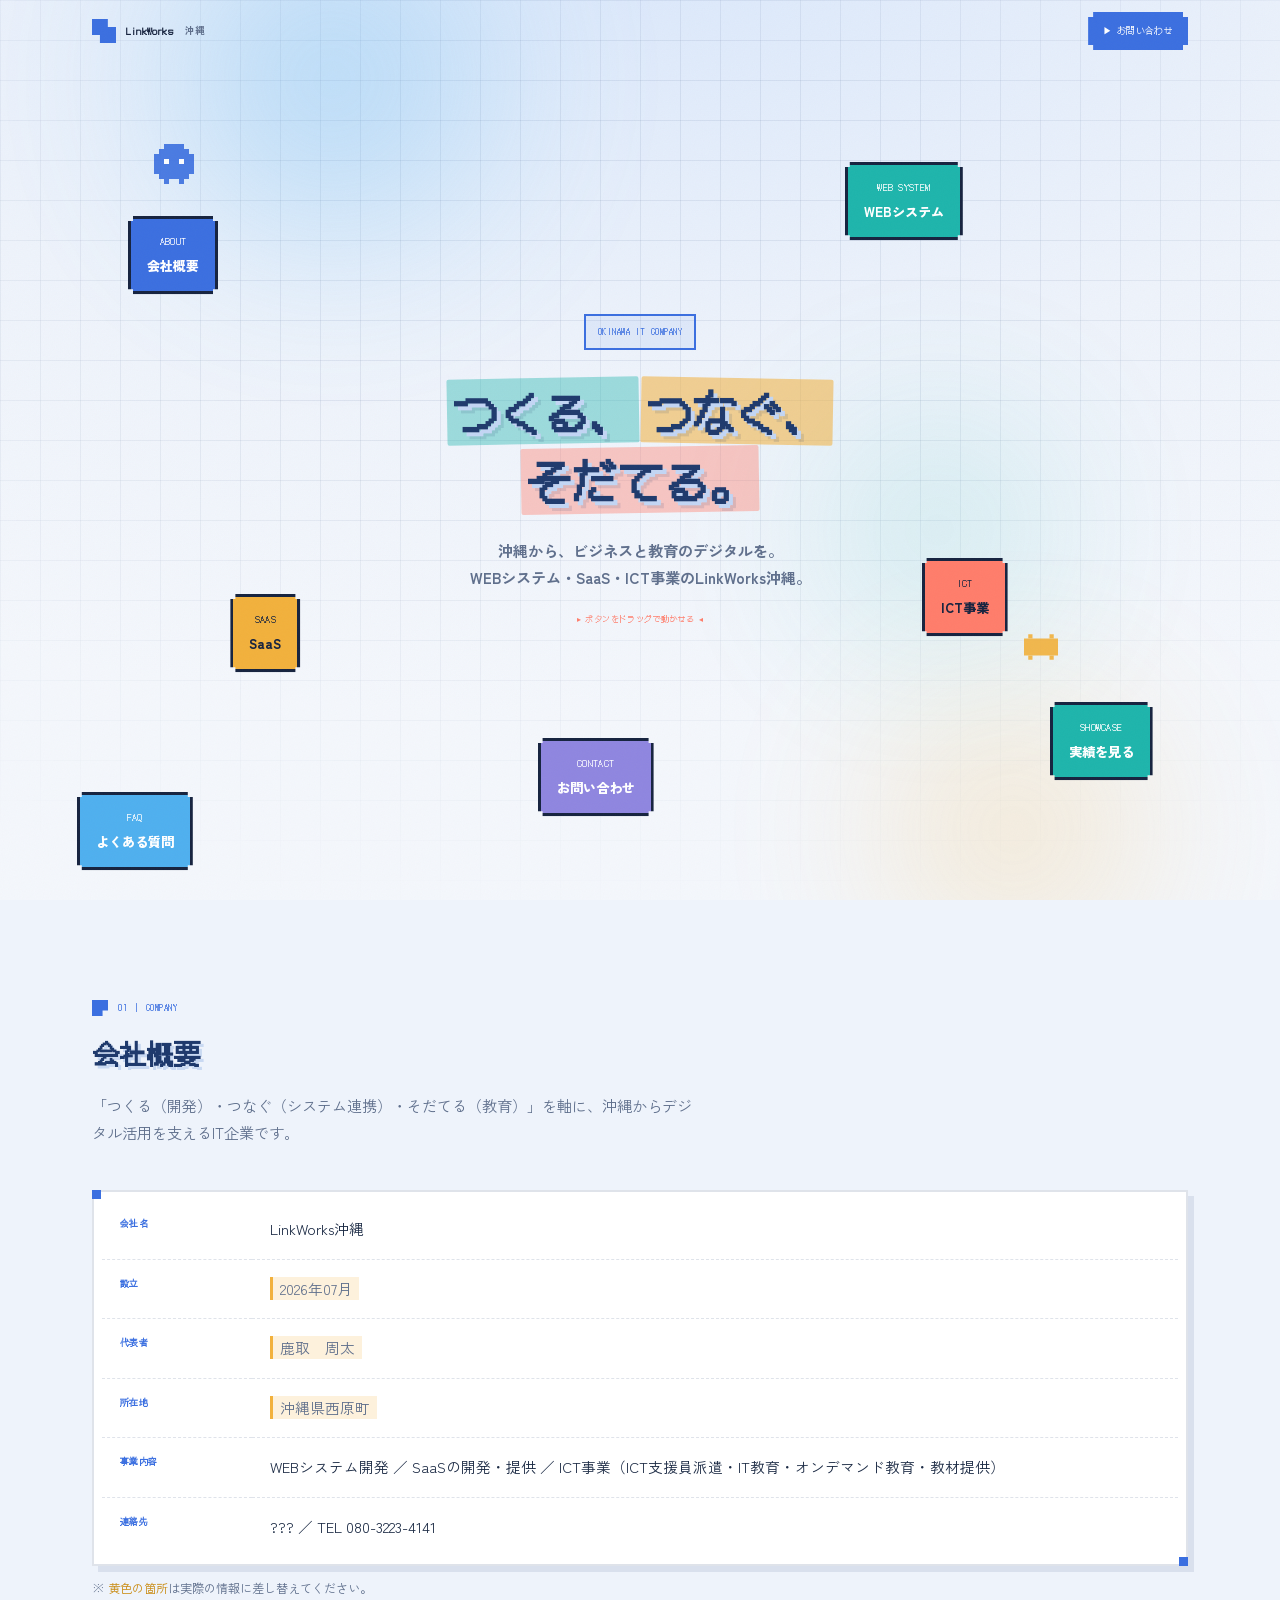
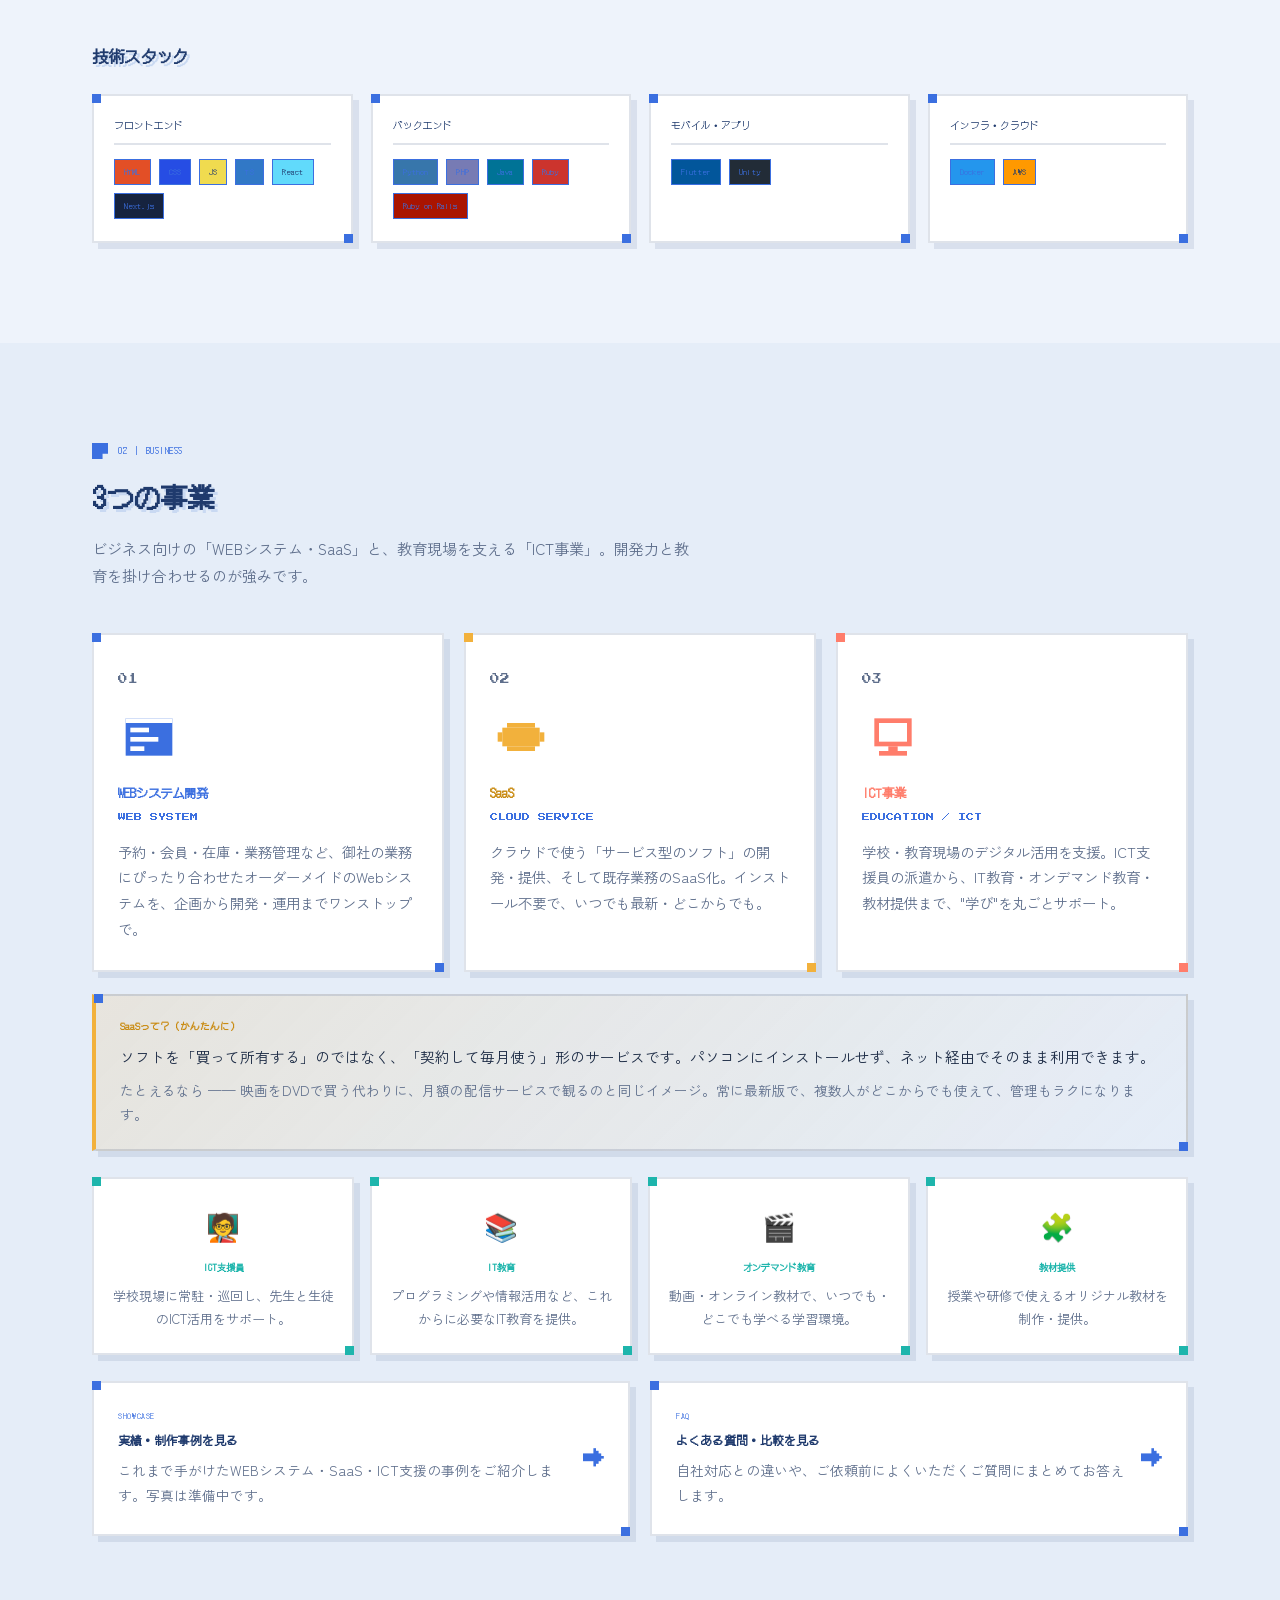
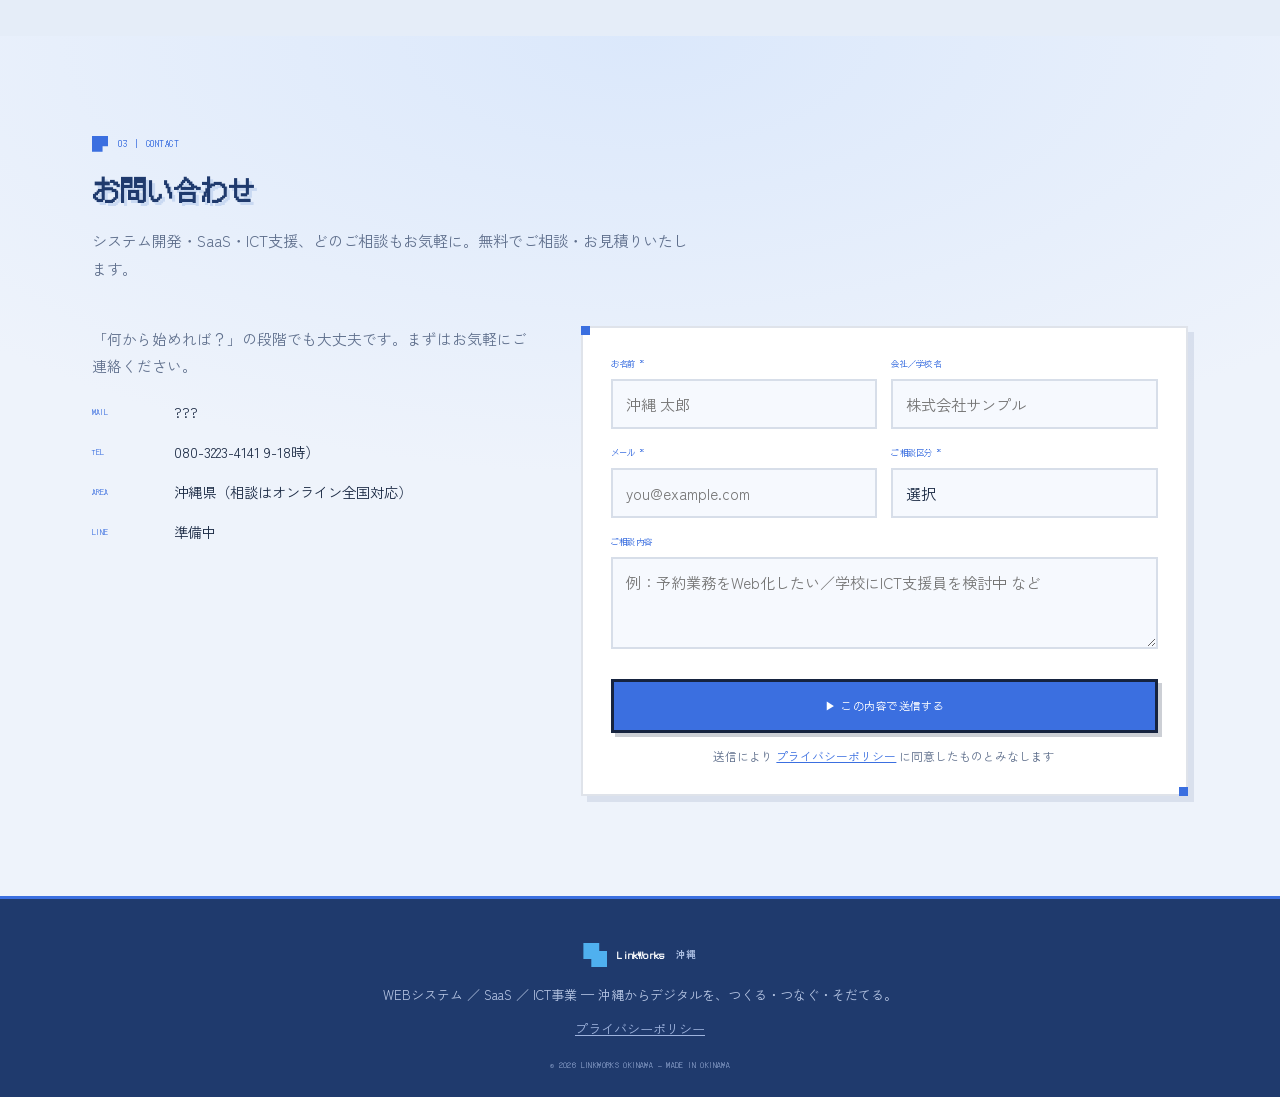
<file: index.html>
<!DOCTYPE html>
<html lang="ja">
<head>
<meta charset="UTF-8">
<meta name="viewport" content="width=device-width, initial-scale=1.0">
<title>LinkWorks沖縄 ｜ WEBシステム・SaaS・ICT</title>
<meta name="description" content="沖縄のIT企業 LinkWorks沖縄。WEBシステム開発、SaaS、ICT事業（ICT支援員・教育・オンデマンド教育・教材提供）を主軸に、ビジネスと教育のデジタルを支えます。">
<link rel="preconnect" href="https://fonts.googleapis.com">
<link rel="preconnect" href="https://fonts.gstatic.com" crossorigin>
<link href="https://fonts.googleapis.com/css2?family=DotGothic16&family=Press+Start+2P&family=Zen+Kaku+Gothic+New:wght@400;500;700;900&display=swap" rel="stylesheet">
<link rel="stylesheet" href="style.css">
</head>
<body>

<header id="hdr">
  <div class="wrap bar">
    <a href="#top" class="logo"><span class="sq"></span><b>LinkWorks</b><small>沖縄</small></a>
    <a href="#contact" class="top-cta pixel">▶ お問い合わせ</a>
  </div>
</header>

<!-- ===== STAGE ===== -->
<section class="stage" id="top">
  <div class="grid"></div>
  <div class="glow g1"></div><div class="glow g2"></div><div class="glow g3"></div>

  <svg class="sprite" style="top:16%;left:12%;width:40px;animation-delay:-1s" viewBox="0 0 8 8"><g fill="#3b6fe0"><rect x="2" y="0" width="4" height="1"/><rect x="1" y="1" width="6" height="1"/><rect x="0" y="2" width="8" height="4"/><rect x="1" y="6" width="6" height="1"/><rect x="2" y="7" width="1" height="1"/><rect x="5" y="7" width="1" height="1"/></g><g fill="#fff"><rect x="2" y="3" width="1" height="1"/><rect x="5" y="3" width="1" height="1"/></g></svg>
  <svg class="sprite" style="top:70%;left:80%;width:34px;animation-delay:-2s" viewBox="0 0 8 8"><g fill="#f2b13c"><rect x="0" y="2" width="8" height="4"/><rect x="1" y="1" width="1" height="1"/><rect x="6" y="1" width="1" height="1"/><rect x="1" y="6" width="1" height="1"/><rect x="6" y="6" width="1" height="1"/></g></svg>

  <div class="stage-inner">
    <span class="badge">OKINAWA IT COMPANY</span>
    <h1 class="htitle"><span class="hlmark m-teal">つくる、</span><span class="hlmark m-amber">つなぐ、</span><br><span class="hlmark m-coral">そだてる。</span></h1>
    <p class="hsub">沖縄から、ビジネスと教育のデジタルを。<br>WEBシステム・SaaS・ICT事業のLinkWorks沖縄。</p>
    <p class="hint">▸ ボタンをドラッグで動かせる ◂</p>
  </div>

  <button class="gbtn c-blue pixel" data-go="about">ABOUT<span class="jp">会社概要</span></button>
  <button class="gbtn c-teal pixel" data-go="web">WEB SYSTEM<span class="jp">WEBシステム</span></button>
  <button class="gbtn c-amber pixel" data-go="saas">SAAS<span class="jp">SaaS</span></button>
  <button class="gbtn c-coral pixel" data-go="ict">ICT<span class="jp">ICT事業</span></button>
  <button class="gbtn c-violet pixel" data-go="contact">CONTACT<span class="jp">お問い合わせ</span></button>
  <button class="gbtn c-teal pixel" data-go="portfolio.html">SHOWCASE<span class="jp">実績を見る</span></button>
  <button class="gbtn c-sky pixel" data-go="faq.html">FAQ<span class="jp">よくある質問</span></button>
</section>

<!-- ===== ABOUT ===== -->
<section class="blk" id="about">
  <div class="wrap">
    <div class="khead" data-rv>
      <div class="kkick">01 ｜ COMPANY</div>
      <h2>会社概要</h2>
      <p>「つくる（開発）・つなぐ（システム連携）・そだてる（教育）」を軸に、沖縄からデジタル活用を支えるIT企業です。</p>
    </div>
    <div class="panel" data-rv style="padding:8px 8px">
      <table class="profile">
        <tr><th>会社名</th><td>LinkWorks沖縄</td></tr>
        <tr><th>設立</th><td><span class="ph">2026年07月</span></td></tr>
        <tr><th>代表者</th><td><span class="ph">鹿取　周太</span></td></tr>
        <tr><th>所在地</th><td> <span class="ph">沖縄県西原町</span></td></tr>
        <tr><th>事業内容</th><td>WEBシステム開発 ／ SaaSの開発・提供 ／ ICT事業（ICT支援員派遣・IT教育・オンデマンド教育・教材提供）</td></tr>
        <tr><th>連絡先</th><td>??? ／ TEL 080-3223-4141</td></tr>
      </table>
    </div>
    <p style="color:var(--soft);font-size:.76rem;margin-top:12px">※ <span style="color:#c98b12">黄色の箇所</span>は実際の情報に差し替えてください。</p>

    <div class="khead" data-rv style="margin-top:44px;margin-bottom:24px">
      <h2 style="font-size:1rem;color:var(--navy);font-family:var(--px);line-height:1.6">技術スタック</h2>
    </div>
    <div class="stack-grid" data-rv>
      <div class="panel stack-card">
        <div class="stack-head">フロントエンド</div>
        <div class="stack-tags">
          <span class="tag" style="background:#e34f26">HTML</span>
          <span class="tag" style="background:#264de4">CSS</span>
          <span class="tag" style="background:#f0db4f;color:#1f3a6d">JS</span>
          <span class="tag" style="background:#3178c6">TS</span>
          <span class="tag" style="background:#61dafb;color:#1f3a6d">React</span>
          <span class="tag" style="background:#16233f">Next.js</span>
        </div>
      </div>
      <div class="panel stack-card">
        <div class="stack-head">バックエンド</div>
        <div class="stack-tags">
          <span class="tag" style="background:#3776ab">Python</span>
          <span class="tag" style="background:#777bb4">PHP</span>
          <span class="tag" style="background:#007396">Java</span>
          <span class="tag" style="background:#cc342d">Ruby</span>
          <span class="tag" style="background:#a91401">Ruby on Rails</span>
        </div>
      </div>
      <div class="panel stack-card">
        <div class="stack-head">モバイル・アプリ</div>
        <div class="stack-tags">
          <span class="tag" style="background:#02569b">Flutter</span>
          <span class="tag" style="background:#222c37">Unity</span>
        </div>
      </div>
      <div class="panel stack-card">
        <div class="stack-head">インフラ・クラウド</div>
        <div class="stack-tags">
          <span class="tag" style="background:#2496ed">Docker</span>
          <span class="tag" style="background:#ff9900;color:#1f3a6d">AWS</span>
        </div>
      </div>
    </div>
  </div>
</section>

<!-- ===== BUSINESS ===== -->
<section class="blk" id="business" style="background:var(--bg2)">
  <div class="wrap">
    <div class="khead" data-rv>
      <div class="kkick">02 ｜ BUSINESS</div>
      <h2>3つの事業</h2>
      <p>ビジネス向けの「WEBシステム・SaaS」と、教育現場を支える「ICT事業」。開発力と教育を掛け合わせるのが強みです。</p>
    </div>

    <div class="pillars">
      <div class="panel pill p1" id="web" data-rv>
        <span class="no">01</span>
        <div class="ic"><svg width="56" height="56" viewBox="0 0 12 12"><g fill="#3b6fe0"><rect x="1" y="2" width="10" height="8"/></g><g fill="#fff"><rect x="1" y="2" width="10" height="1"/><rect x="2" y="4" width="4" height="1"/><rect x="2" y="6" width="6" height="1"/><rect x="2" y="8" width="3" height="1"/></g></svg></div>
        <h3>WEBシステム開発</h3>
        <div class="en-l">WEB SYSTEM</div>
        <p>予約・会員・在庫・業務管理など、御社の業務にぴったり合わせたオーダーメイドのWebシステムを、企画から開発・運用までワンストップで。</p>
      </div>

      <div class="panel pill p2" data-rv style="transition-delay:.08s">
        <span class="no">02</span>
        <div class="ic"><svg width="56" height="56" viewBox="0 0 12 12"><g fill="#f2b13c"><rect x="2" y="4" width="8" height="4"/><rect x="3" y="3" width="6" height="1"/><rect x="3" y="8" width="6" height="1"/><rect x="1" y="5" width="1" height="2"/><rect x="10" y="5" width="1" height="2"/></g></svg></div>
        <h3>SaaS</h3>
        <div class="en-l">CLOUD SERVICE</div>
        <p>クラウドで使う「サービス型のソフト」の開発・提供、そして既存業務のSaaS化。インストール不要で、いつでも最新・どこからでも。</p>
      </div>

      <div class="panel pill p3" id="ict" data-rv style="transition-delay:.16s">
        <span class="no">03</span>
        <div class="ic"><svg width="56" height="56" viewBox="0 0 12 12"><g fill="#ff7d6b"><rect x="2" y="2" width="8" height="6"/></g><g fill="#fff"><rect x="3" y="3" width="6" height="4"/></g><g fill="#ff7d6b"><rect x="5" y="8" width="2" height="1"/><rect x="3" y="9" width="6" height="1"/></g></svg></div>
        <h3>ICT事業</h3>
        <div class="en-l">EDUCATION / ICT</div>
        <p>学校・教育現場のデジタル活用を支援。ICT支援員の派遣から、IT教育・オンデマンド教育・教材提供まで、"学び"を丸ごとサポート。</p>
      </div>
    </div>

    <div class="panel saas-note" data-rv id="saas">
      <b>SaaSって？（かんたんに）</b>
      <p>ソフトを「買って所有する」のではなく、「契約して毎月使う」形のサービスです。パソコンにインストールせず、ネット経由でそのまま利用できます。</p>
      <p class="eg">たとえるなら —— 映画をDVDで買う代わりに、月額の配信サービスで観るのと同じイメージ。常に最新版で、複数人がどこからでも使えて、管理もラクになります。</p>
    </div>

    <div class="ict-grid">
      <div class="panel ict" data-rv><span class="em">🧑‍🏫</span><h4>ICT支援員</h4><p>学校現場に常駐・巡回し、先生と生徒のICT活用をサポート。</p></div>
      <div class="panel ict" data-rv style="transition-delay:.06s"><span class="em">📚</span><h4>IT教育</h4><p>プログラミングや情報活用など、これからに必要なIT教育を提供。</p></div>
      <div class="panel ict" data-rv style="transition-delay:.12s"><span class="em">🎬</span><h4>オンデマンド教育</h4><p>動画・オンライン教材で、いつでも・どこでも学べる学習環境。</p></div>
      <div class="panel ict" data-rv style="transition-delay:.18s"><span class="em">🧩</span><h4>教材提供</h4><p>授業や研修で使えるオリジナル教材を制作・提供。</p></div>
    </div>

    <div class="cta-grid">
      <!-- ===== 実績への導線 ===== -->
      <a href="portfolio.html" class="panel portfolio-cta" data-rv>
        <div class="pc-text">
          <div class="pc-kick">SHOWCASE</div>
          <h3>実績・制作事例を見る</h3>
          <p>これまで手がけたWEBシステム・SaaS・ICT支援の事例をご紹介します。写真は準備中です。</p>
        </div>
        <div class="pc-arrow">→</div>
      </a>

      <!-- ===== FAQへの導線 ===== -->
      <a href="faq.html" class="panel portfolio-cta" data-rv style="transition-delay:.08s">
        <div class="pc-text">
          <div class="pc-kick">FAQ</div>
          <h3>よくある質問・比較を見る</h3>
          <p>自社対応との違いや、ご依頼前によくいただくご質問にまとめてお答えします。</p>
        </div>
        <div class="pc-arrow">→</div>
      </a>
    </div>
  </div>
</section>

<!-- ===== CONTACT ===== -->
<section class="blk contact" id="contact">
  <div class="wrap">
    <div class="khead" data-rv>
      <div class="kkick">03 ｜ CONTACT</div>
      <h2>お問い合わせ</h2>
      <p>システム開発・SaaS・ICT支援、どのご相談もお気軽に。無料でご相談・お見積りいたします。</p>
    </div>

    <div class="cbox">
      <div class="cinfo" data-rv>
        <p>「何から始めれば？」の段階でも大丈夫です。まずはお気軽にご連絡ください。</p>
        <div class="cline"><span class="k">MAIL</span><span>???</span></div>
        <div class="cline"><span class="k">TEL</span><span>080-3223-4141 9-18時）</span></div>
        <div class="cline"><span class="k">AREA</span><span>沖縄県（相談はオンライン全国対応）</span></div>
        <div class="cline"><span class="k">LINE</span><span>準備中</span></div>
      </div>

      <div data-rv>
        <form class="panel g" id="cform" action="https://formspree.io/f/xeeyodre" method="POST" novalidate>
          <input type="hidden" name="_subject" value="【LinkWorks沖縄】お問い合わせがありました">
          <div class="grow2">
            <div class="fld"><label>お名前 *</label><input name="name" placeholder="沖縄 太郎"><div class="emsg">お名前を入力してください</div></div>
            <div class="fld"><label>会社／学校名</label><input name="org" placeholder="株式会社サンプル"></div>
          </div>
          <div class="grow2">
            <div class="fld"><label>メール *</label><input name="email" type="email" placeholder="you@example.com"><div class="emsg">正しいメールを入力してください</div></div>
            <div class="fld"><label>ご相談区分 *</label><select name="type"><option value="">選択</option><option>WEBシステム開発</option><option>SaaS</option><option>ICT事業・教育</option><option>その他</option></select><div class="emsg">区分を選択してください</div></div>
          </div>
          <div class="fld"><label>ご相談内容</label><textarea name="msg" placeholder="例：予約業務をWeb化したい／学校にICT支援員を検討中 など"></textarea></div>
          <button type="submit" class="submit">▶ この内容で送信する</button>
          <p style="font-size:.74rem;color:var(--soft);text-align:center;margin-top:12px">送信により <a href="privacy.html" style="color:var(--blue);text-decoration:underline">プライバシーポリシー</a> に同意したものとみなします</p>
        </form>
        <div class="panel g done" id="done">
          <span class="em">🎉</span>
          <div class="big px">SEND COMPLETE!</div>
          <p>お問い合わせありがとうございます。<br>担当より最短即日でご連絡いたします。</p>
          <button class="top-cta pixel" style="margin-top:20px;border:none" onclick="resetForm()">もう一度送信する</button>
        </div>
      </div>
    </div>
  </div>
</section>

<footer>
  <div class="wrap">
    <a href="#top" class="logo"><span class="sq"></span><b>LinkWorks</b><small>沖縄</small></a>
    <p>WEBシステム ／ SaaS ／ ICT事業 — 沖縄からデジタルを、つくる・つなぐ・そだてる。</p>
    <p style="margin-top:10px"><a href="privacy.html" style="color:#9fb4de;text-decoration:underline;font-size:.82rem">プライバシーポリシー</a></p>
    <div class="cr">© 2026 LINKWORKS OKINAWA — MADE IN OKINAWA</div>
  </div>
</footer>

<script src="script.js"></script>
</body>
</html>
</file>
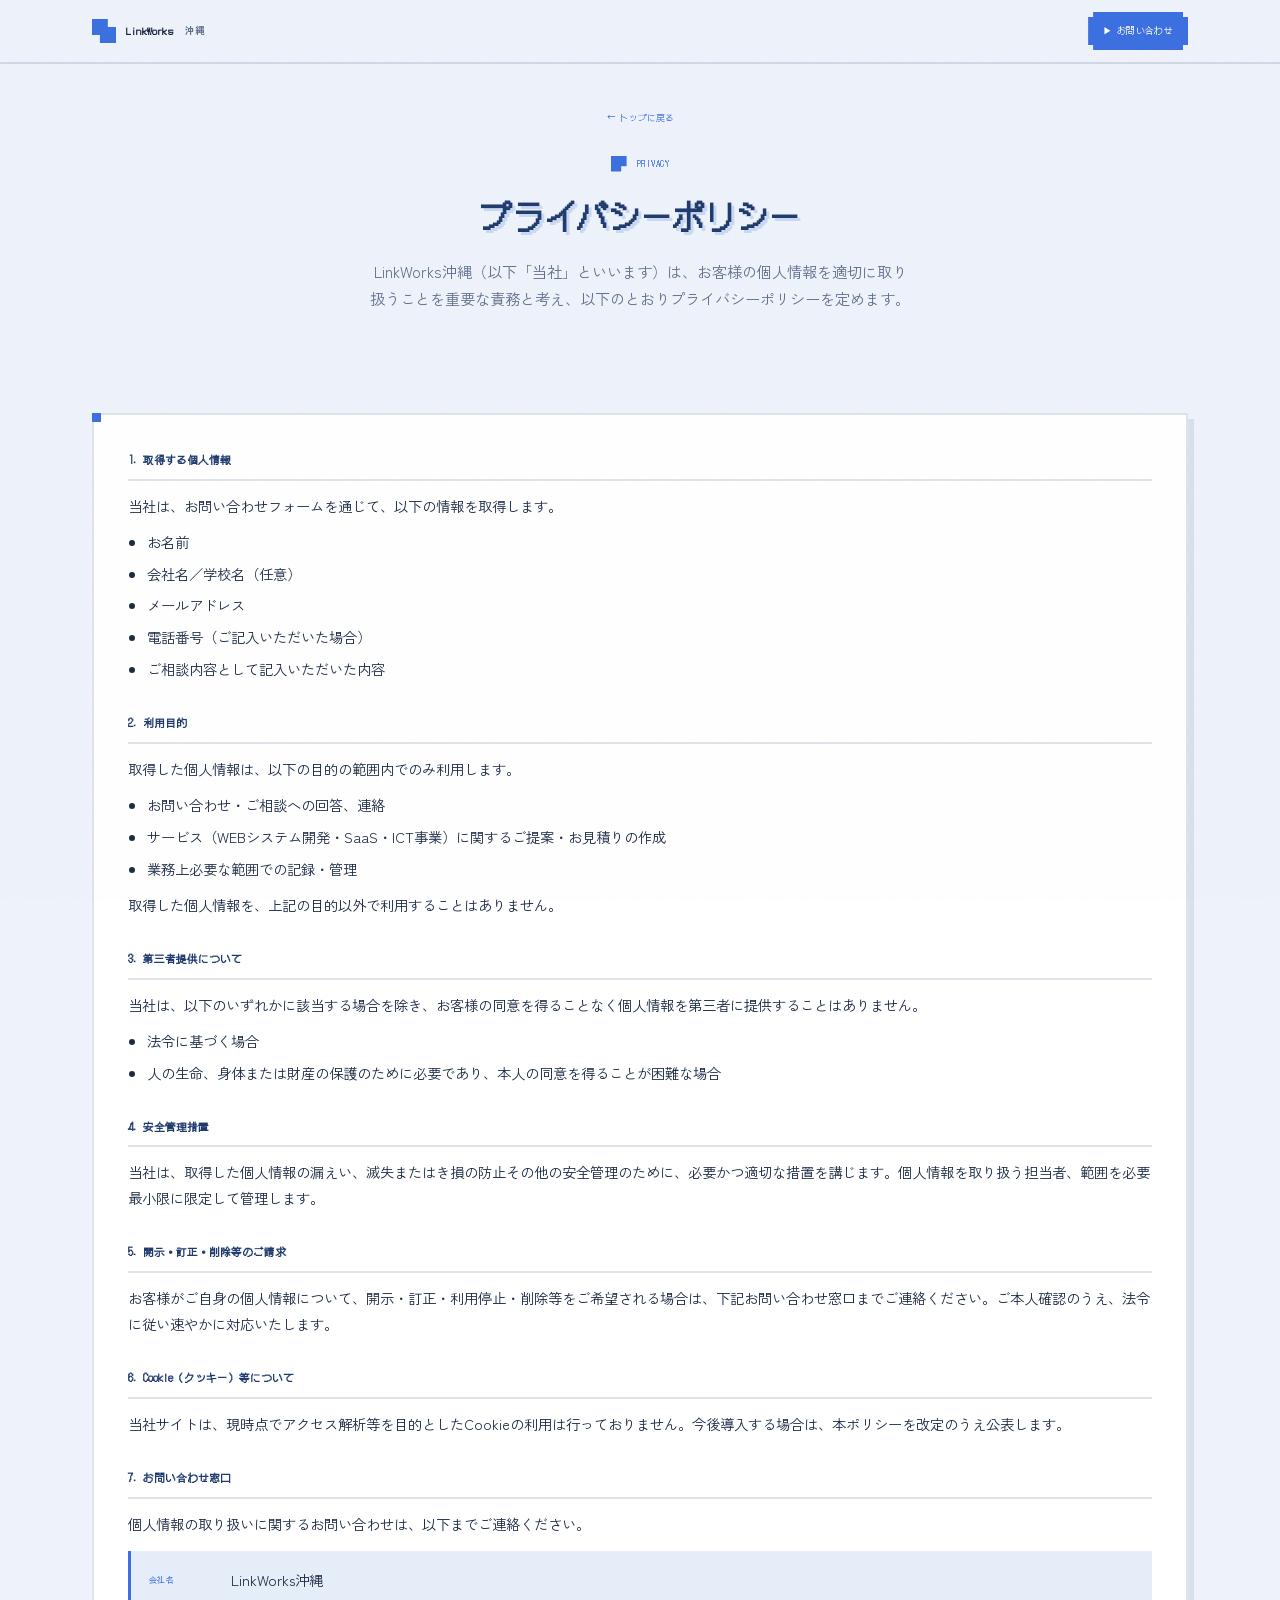
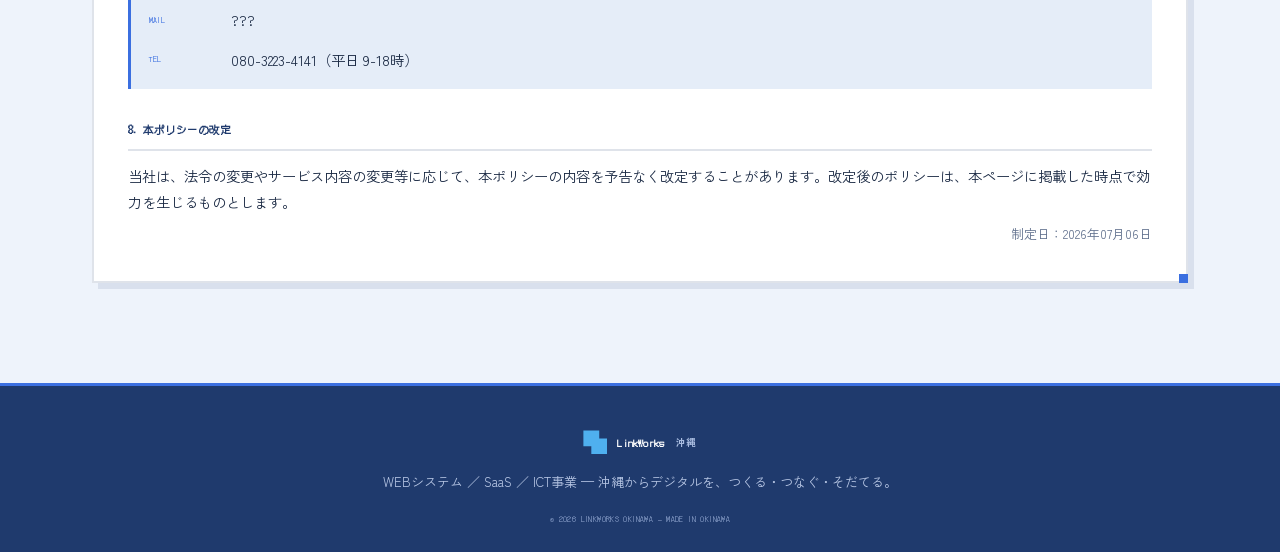
<file: privacy.html>
<!DOCTYPE html>
<html lang="ja">
<head>
<meta charset="UTF-8">
<meta name="viewport" content="width=device-width, initial-scale=1.0">
<title>プライバシーポリシー ｜ LinkWorks沖縄</title>
<meta name="description" content="LinkWorks沖縄の個人情報の取り扱いについて。">
<link rel="preconnect" href="https://fonts.googleapis.com">
<link rel="preconnect" href="https://fonts.gstatic.com" crossorigin>
<link href="https://fonts.googleapis.com/css2?family=DotGothic16&family=Press+Start+2P&family=Zen+Kaku+Gothic+New:wght@400;500;700;900&display=swap" rel="stylesheet">
<link rel="stylesheet" href="style.css">
</head>
<body>

<header id="hdr" class="on">
  <div class="wrap bar">
    <a href="index.html" class="logo"><span class="sq"></span><b>LinkWorks</b><small>沖縄</small></a>
    <a href="index.html#contact" class="top-cta pixel">▶ お問い合わせ</a>
  </div>
</header>

<section class="blk pf-hero">
  <div class="wrap">
    <a href="index.html" class="pf-back">← トップに戻る</a>
    <div class="kkick" style="justify-content:center">PRIVACY</div>
    <h1>プライバシーポリシー</h1>
    <p>LinkWorks沖縄（以下「当社」といいます）は、お客様の個人情報を適切に取り扱うことを重要な責務と考え、以下のとおりプライバシーポリシーを定めます。</p>
  </div>
</section>

<section class="blk" style="padding-top:0">
  <div class="wrap">
    <div class="panel legal-panel">

      <div class="legal-item">
        <h2>1. 取得する個人情報</h2>
        <p>当社は、お問い合わせフォームを通じて、以下の情報を取得します。</p>
        <ul>
          <li>お名前</li>
          <li>会社名／学校名（任意）</li>
          <li>メールアドレス</li>
          <li>電話番号（ご記入いただいた場合）</li>
          <li>ご相談内容として記入いただいた内容</li>
        </ul>
      </div>

      <div class="legal-item">
        <h2>2. 利用目的</h2>
        <p>取得した個人情報は、以下の目的の範囲内でのみ利用します。</p>
        <ul>
          <li>お問い合わせ・ご相談への回答、連絡</li>
          <li>サービス（WEBシステム開発・SaaS・ICT事業）に関するご提案・お見積りの作成</li>
          <li>業務上必要な範囲での記録・管理</li>
        </ul>
        <p>取得した個人情報を、上記の目的以外で利用することはありません。</p>
      </div>

      <div class="legal-item">
        <h2>3. 第三者提供について</h2>
        <p>当社は、以下のいずれかに該当する場合を除き、お客様の同意を得ることなく個人情報を第三者に提供することはありません。</p>
        <ul>
          <li>法令に基づく場合</li>
          <li>人の生命、身体または財産の保護のために必要であり、本人の同意を得ることが困難な場合</li>
        </ul>
      </div>

      <div class="legal-item">
        <h2>4. 安全管理措置</h2>
        <p>当社は、取得した個人情報の漏えい、滅失またはき損の防止その他の安全管理のために、必要かつ適切な措置を講じます。個人情報を取り扱う担当者、範囲を必要最小限に限定して管理します。</p>
      </div>

      <div class="legal-item">
        <h2>5. 開示・訂正・削除等のご請求</h2>
        <p>お客様がご自身の個人情報について、開示・訂正・利用停止・削除等をご希望される場合は、下記お問い合わせ窓口までご連絡ください。ご本人確認のうえ、法令に従い速やかに対応いたします。</p>
      </div>

      <div class="legal-item">
        <h2>6. Cookie（クッキー）等について</h2>
        <p>当社サイトは、現時点でアクセス解析等を目的としたCookieの利用は行っておりません。今後導入する場合は、本ポリシーを改定のうえ公表します。</p>
      </div>

      <div class="legal-item">
        <h2>7. お問い合わせ窓口</h2>
        <p>個人情報の取り扱いに関するお問い合わせは、以下までご連絡ください。</p>
        <div class="legal-contact">
          <div class="cline"><span class="k">会社名</span><span>LinkWorks沖縄</span></div>
          <div class="cline"><span class="k">MAIL</span><span>???</span></div>
          <div class="cline"><span class="k">TEL</span><span>080-3223-4141（平日 9-18時）</span></div>
        </div>
      </div>

      <div class="legal-item">
        <h2>8. 本ポリシーの改定</h2>
        <p>当社は、法令の変更やサービス内容の変更等に応じて、本ポリシーの内容を予告なく改定することがあります。改定後のポリシーは、本ページに掲載した時点で効力を生じるものとします。</p>
      </div>

      <p class="legal-date">制定日：2026年07月06日</p>

    </div>
  </div>
</section>

<footer>
  <div class="wrap">
    <a href="index.html" class="logo"><span class="sq"></span><b>LinkWorks</b><small>沖縄</small></a>
    <p>WEBシステム ／ SaaS ／ ICT事業 — 沖縄からデジタルを、つくる・つなぐ・そだてる。</p>
    <div class="cr">© 2026 LINKWORKS OKINAWA — MADE IN OKINAWA</div>
  </div>
</footer>

</body>
</html>
</file>
<file: style.css>
:root{
  --bg:#eef3fb;--bg2:#e5edf8;--panel:#ffffff;
  --ink:#16233f;--navy:#1f3a6d;
  --blue:#3b6fe0;--sky:#4fb0ef;--teal:#1eb5ac;--amber:#f2b13c;--coral:#ff7d6b;--violet:#8f86e0;
  --text:#1b2a44;--soft:#5f6f8c;--line:rgba(31,58,109,.14);
  --sh:rgba(22,35,63,.22);
  --px:"DotGothic16",monospace;--en:"Press Start 2P",monospace;--jp:"Zen Kaku Gothic New",sans-serif;
  --cut:5px;
}
*{margin:0;padding:0;box-sizing:border-box;-webkit-tap-highlight-color:transparent}
html{scroll-behavior:smooth}
body{font-family:var(--jp);background:var(--bg);color:var(--text);line-height:1.8;overflow-x:hidden}
body::after{content:"";position:fixed;inset:0;pointer-events:none;z-index:9997;opacity:.03;
  background-image:url("data:image/svg+xml,%3Csvg xmlns='http://www.w3.org/2000/svg' width='140' height='140'%3E%3Cfilter id='n'%3E%3CfeTurbulence type='fractalNoise' baseFrequency='0.85' numOctaves='2'/%3E%3C/filter%3E%3Crect width='100%25' height='100%25' filter='url(%23n)'/%3E%3C/svg%3E")}
.wrap{max-width:1140px;margin:0 auto;padding:0 22px}
.en{font-family:var(--en)}.px{font-family:var(--px)}

.pixel{
  clip-path:polygon(0 var(--cut),var(--cut) var(--cut),var(--cut) 0,calc(100% - var(--cut)) 0,calc(100% - var(--cut)) var(--cut),100% var(--cut),100% calc(100% - var(--cut)),calc(100% - var(--cut)) calc(100% - var(--cut)),calc(100% - var(--cut)) 100%,var(--cut) 100%,var(--cut) calc(100% - var(--cut)),0 calc(100% - var(--cut)));
}

/* ===== TOP BAR ===== */
header{position:fixed;top:0;left:0;right:0;z-index:200;padding:12px 0;transition:.3s}
header.on{background:rgba(238,243,251,.9);backdrop-filter:blur(10px);box-shadow:0 2px 0 var(--line)}
.bar{display:flex;align-items:center;justify-content:space-between}
.logo{display:flex;align-items:center;gap:10px;font-family:var(--px);font-size:.62rem;color:var(--blue);letter-spacing:.02em;text-decoration:none}
.logo .sq{width:24px;height:24px;background:var(--blue);clip-path:polygon(0 0,66% 0,66% 33%,100% 33%,100% 100%,33% 100%,33% 66%,0 66%);flex:none}
.logo b{color:var(--ink);font-size:.62rem}
.logo small{font-family:var(--jp);color:var(--soft);font-size:.6rem;font-weight:700;margin-left:2px}
.top-cta{font-family:var(--px);font-size:.56rem;color:#fff;background:var(--blue);padding:11px 15px;cursor:pointer;text-decoration:none;
  filter:drop-shadow(3px 3px 0 var(--sh));transition:.12s;letter-spacing:.04em;border:none}
.top-cta:active{transform:translate(2px,2px);filter:drop-shadow(1px 1px 0 var(--sh))}

/* ===== STAGE ===== */
.stage{position:relative;min-height:100vh;overflow:hidden;
  background:radial-gradient(120% 85% at 50% -5%,#dbe8fb 0%,#eef3fb 55%,#f4f7fc 100%)}
.stage .grid{position:absolute;inset:0;opacity:.6;
  background-image:linear-gradient(var(--line) 1px,transparent 1px),linear-gradient(90deg,var(--line) 1px,transparent 1px);
  background-size:40px 40px;
  -webkit-mask-image:radial-gradient(120% 90% at 50% 30%,#000 25%,transparent 82%);
  mask-image:radial-gradient(120% 90% at 50% 30%,#000 25%,transparent 82%)}
.glow{position:absolute;border-radius:50%;filter:blur(80px);opacity:.4;pointer-events:none}
.glow.g1{width:460px;height:460px;background:radial-gradient(circle,var(--sky),transparent 70%);top:-150px;left:8%}
.glow.g2{width:380px;height:380px;background:radial-gradient(circle,var(--amber),transparent 70%);bottom:-120px;right:6%;opacity:.28}
.glow.g3{width:340px;height:340px;background:radial-gradient(circle,var(--teal),transparent 70%);top:40%;left:60%;opacity:.22}

.stage-inner{position:relative;z-index:5;height:100vh;display:flex;flex-direction:column;justify-content:center;align-items:center;text-align:center;padding:80px 22px 40px;pointer-events:none}
.badge{font-family:var(--px);font-size:.54rem;color:var(--blue);border:2px solid var(--blue);padding:8px 12px;letter-spacing:.06em;margin-bottom:26px;background:rgba(59,111,224,.08)}
.htitle{font-family:var(--px);font-size:clamp(1.3rem,4.6vw,2.9rem);line-height:1.5;color:var(--navy);text-shadow:4px 4px 0 #c3d6f4,7px 7px 0 rgba(31,58,109,.12)}
.hlmark{position:relative;display:inline-block;white-space:nowrap;isolation:isolate;margin:0 5px}
.hlmark::before{content:"";position:absolute;inset:2px -4px;z-index:-1;border-radius:2px}
.hlmark.m-teal::before{background:rgba(30,181,172,.4);transform:rotate(-1deg)}
.hlmark.m-amber::before{background:rgba(242,177,60,.55);transform:rotate(1deg)}
.hlmark.m-coral::before{background:rgba(255,125,107,.4);transform:rotate(-1deg)}
.hsub{font-family:var(--jp);font-weight:700;margin-top:22px;color:var(--soft);font-size:.95rem;max-width:34em}
.hint{margin-top:20px;font-family:var(--px);font-size:.5rem;color:var(--coral);letter-spacing:.05em;animation:blink 1.4s steps(1) infinite}
@keyframes blink{50%{opacity:.4}}

/* draggable nav */
.gbtn{position:absolute;z-index:20;font-family:var(--px);font-size:.6rem;color:#fff;
  padding:15px 16px;cursor:grab;user-select:none;touch-action:none;letter-spacing:.03em;line-height:1.6;
  border:3px solid var(--ink);white-space:nowrap;transition:filter .1s,transform .1s;
  filter:drop-shadow(4px 4px 0 var(--sh));animation:wig 3s ease-in-out infinite}
.gbtn .jp{display:block;font-family:var(--jp);font-weight:900;font-size:.82rem;margin-top:6px;letter-spacing:0}
.gbtn:active{cursor:grabbing}
.gbtn.grabbed{filter:drop-shadow(8px 8px 0 var(--sh));transform:scale(1.05);animation:none;z-index:60}
@keyframes wig{0%,100%{transform:rotate(-1.2deg)}50%{transform:rotate(1.2deg)}}
.gbtn.c-blue{background:var(--blue)}
.gbtn.c-teal{background:var(--teal)}
.gbtn.c-amber{background:var(--amber);color:var(--ink)}
.gbtn.c-coral{background:var(--coral);color:var(--ink)}
.gbtn.c-violet{background:var(--violet)}
.gbtn.c-sky{background:var(--sky)}

.sprite{position:absolute;z-index:8;image-rendering:pixelated;opacity:.9;animation:bob 4s ease-in-out infinite;pointer-events:none}
@keyframes bob{0%,100%{transform:translateY(0)}50%{transform:translateY(-14px)}}

/* ===== SECTIONS ===== */
section.blk{padding:100px 0;position:relative}
.khead{margin-bottom:44px}
.kkick{font-family:var(--px);font-size:.56rem;color:var(--blue);letter-spacing:.06em;display:flex;align-items:center;gap:10px;margin-bottom:16px}
.kkick::before{content:"";width:16px;height:16px;background:var(--blue);clip-path:polygon(0 0,100% 0,100% 66%,66% 66%,66% 100%,0 100%)}
.khead h2{font-family:var(--px);font-size:clamp(1.1rem,3.2vw,1.7rem);color:var(--navy);line-height:1.6;text-shadow:3px 3px 0 #c9d9f2}
.khead p{color:var(--soft);margin-top:16px;font-size:.95rem;max-width:40em}

.panel{background:var(--panel);border:2px solid var(--line);position:relative;
  box-shadow:6px 6px 0 rgba(31,58,109,.1)}
.panel::before,.panel::after{content:"";position:absolute;width:9px;height:9px;background:var(--blue)}
.panel::before{top:-2px;left:-2px}.panel::after{bottom:-2px;right:-2px}

.profile{border-collapse:collapse;width:100%;font-size:.92rem}
.profile th,.profile td{border-bottom:1px dashed var(--line);padding:16px 18px;text-align:left;vertical-align:top}
.profile th{width:150px;color:var(--blue);font-family:var(--px);font-size:.56rem;letter-spacing:.03em;white-space:nowrap}
.profile td{color:var(--text)}
.profile tr:last-child th,.profile tr:last-child td{border-bottom:none}
.ph{color:var(--soft);font-style:normal;background:rgba(242,177,60,.18);padding:1px 7px;border-left:3px solid var(--amber)}

.pillars{display:grid;grid-template-columns:repeat(3,1fr);gap:20px}
.pill{padding:28px 24px;transition:.25s}
.pill:hover{transform:translate(-2px,-2px);box-shadow:9px 9px 0 rgba(31,58,109,.14)}
.pill .no{font-family:var(--en);font-size:.6rem;color:var(--soft)}
.pill .ic{width:62px;height:62px;margin:14px 0 16px;display:grid;place-items:center;image-rendering:pixelated}
.pill h3{font-family:var(--px);font-size:.78rem;line-height:1.6;margin-bottom:6px}
.pill .en-l{font-family:var(--en);font-size:.5rem;color:var(--blue);margin-bottom:14px}
.pill p{color:var(--soft);font-size:.9rem}
.pill.p1 h3{color:var(--blue)}.pill.p1::before,.pill.p1::after{background:var(--blue)}
.pill.p2 h3{color:#c98b12}.pill.p2::before,.pill.p2::after{background:var(--amber)}
.pill.p3 h3{color:var(--coral)}.pill.p3::before,.pill.p3::after{background:var(--coral)}

.saas-note{margin-top:22px;padding:22px 24px;background:linear-gradient(135deg,rgba(242,177,60,.14),transparent);border-left:4px solid var(--amber)}
.saas-note b{color:#c98b12;font-family:var(--px);font-size:.6rem;display:block;margin-bottom:8px}
.saas-note p{color:var(--text);font-size:.92rem}
.saas-note .eg{color:var(--soft);font-size:.85rem;margin-top:8px}

.ict-grid{display:grid;grid-template-columns:repeat(4,1fr);gap:16px;margin-top:26px}
.ict{padding:22px 18px;text-align:center;transition:.25s}
.ict:hover{transform:translateY(-4px);box-shadow:6px 6px 0 rgba(31,58,109,.12)}
.ict .em{font-size:1.7rem;display:block;margin-bottom:10px}
.ict h4{font-family:var(--px);font-size:.58rem;color:var(--teal);line-height:1.7;margin-bottom:8px}
.ict p{font-size:.82rem;color:var(--soft)}
.ict::before,.ict::after{background:var(--teal)}

/* ===== 実績・FAQへの導線カード（横並び） ===== */
.cta-grid{display:grid;grid-template-columns:1fr 1fr;gap:20px;margin-top:26px}
.portfolio-cta{
  display:flex;align-items:center;justify-content:space-between;gap:16px;
  padding:26px 24px;text-decoration:none;color:inherit;
  transition:.25s;cursor:pointer;
}
.portfolio-cta:hover{transform:translate(-2px,-2px);box-shadow:9px 9px 0 rgba(31,58,109,.16)}
.portfolio-cta .pc-kick{font-family:var(--px);font-size:.5rem;color:var(--blue);letter-spacing:.08em;margin-bottom:8px}
.portfolio-cta h3{font-family:var(--px);font-size:.74rem;color:var(--navy);margin-bottom:8px;line-height:1.6}
.portfolio-cta p{color:var(--soft);font-size:.86rem}
.portfolio-cta .pc-arrow{font-family:var(--en);font-size:1.3rem;color:var(--blue);flex:none;transition:.25s}
.portfolio-cta:hover .pc-arrow{transform:translateX(6px)}
@media(max-width:760px){
  .cta-grid{grid-template-columns:1fr}
}
@media(max-width:640px){
  .portfolio-cta{flex-direction:column;align-items:flex-start;gap:14px}
}

/* ===== 実績ページ（portfolio.html） ===== */
.pf-hero{padding:130px 0 50px;text-align:center}
.pf-hero .kkick{justify-content:center}
.pf-hero h1{font-family:var(--px);font-size:clamp(1.2rem,3.6vw,2rem);color:var(--navy);line-height:1.7;text-shadow:3px 3px 0 #c9d9f2}
.pf-hero p{color:var(--soft);margin-top:16px;max-width:36em;margin-left:auto;margin-right:auto;font-size:.95rem}

.pf-back{display:inline-flex;align-items:center;gap:8px;font-family:var(--px);font-size:.54rem;color:var(--blue);text-decoration:none;margin-bottom:30px}
.pf-back:hover{text-decoration:underline}

.pf-grid{display:grid;grid-template-columns:repeat(3,1fr);gap:22px}
.pf-card{cursor:pointer;overflow:hidden;transition:.25s}
.pf-card:hover{transform:translate(-2px,-2px);box-shadow:9px 9px 0 rgba(31,58,109,.16)}
.pf-thumb{
  aspect-ratio:4/3;display:flex;flex-direction:column;align-items:center;justify-content:center;gap:10px;
  background:repeating-linear-gradient(135deg,#eef3fb,#eef3fb 10px,#e2eaf7 10px,#e2eaf7 20px);
  border-bottom:2px dashed var(--line);color:var(--soft);
}
.pf-thumb svg{width:34px;height:34px;stroke:var(--blue);fill:none;stroke-width:1.6;opacity:.6}
.pf-thumb span{font-family:var(--px);font-size:.5rem;letter-spacing:.04em}
.pf-body{padding:18px 20px}
.pf-cat{display:inline-block;font-family:var(--px);font-size:.46rem;color:var(--blue);border:1.5px solid var(--blue);padding:4px 8px;letter-spacing:.03em;margin-bottom:10px}
.pf-body h4{font-size:.98rem;font-weight:700;color:var(--text);margin-bottom:6px}
.pf-body p{font-size:.82rem;color:var(--soft)}

/* ライトボックス（実績ページ） */
.pf-overlay{position:fixed;inset:0;background:rgba(22,35,63,.7);backdrop-filter:blur(4px);z-index:300;display:none;place-items:center;padding:26px}
.pf-overlay.show{display:grid}
.pf-overlay .pf-modal{background:#fff;max-width:560px;width:100%;padding:0;position:relative;box-shadow:10px 10px 0 rgba(0,0,0,.3)}
.pf-overlay .pf-modal-thumb{aspect-ratio:4/3;display:flex;flex-direction:column;align-items:center;justify-content:center;gap:12px;
  background:repeating-linear-gradient(135deg,#eef3fb,#eef3fb 10px,#e2eaf7 10px,#e2eaf7 20px);color:var(--soft)}
.pf-overlay .pf-modal-thumb svg{width:48px;height:48px;stroke:var(--blue);fill:none;stroke-width:1.4;opacity:.6}
.pf-overlay .pf-modal-thumb span{font-family:var(--px);font-size:.56rem}
.pf-overlay .pf-modal-body{padding:20px 24px}
.pf-overlay .pf-modal-body h4{font-size:1.05rem;margin-bottom:8px}
.pf-overlay .pf-modal-body p{color:var(--soft);font-size:.88rem}
.pf-overlay .pf-close{position:absolute;top:10px;right:10px;width:34px;height:34px;background:var(--ink);color:#fff;border:none;cursor:pointer;font-family:var(--px);font-size:.6rem}

@media(max-width:900px){
  .pf-grid{grid-template-columns:1fr 1fr}
}

/* ===== FAQページ（faq.html）：比較カード ===== */
.cmp-grid{display:grid;grid-template-columns:repeat(2,1fr);gap:20px}
.cmp-card{padding:26px 24px;position:relative}
.cmp-card.reco{border-color:var(--blue)}
.cmp-badge{position:absolute;top:-11px;left:20px;background:var(--blue);color:#fff;font-family:var(--px);font-size:.46rem;padding:5px 10px;letter-spacing:.03em}
.cmp-head{display:flex;align-items:center;gap:9px;font-family:var(--px);font-size:.68rem;color:var(--navy);margin-bottom:16px;line-height:1.6}
.cmp-ic{font-style:normal;font-size:1.15rem}
.cmp-row{display:flex;justify-content:space-between;gap:12px;font-size:.84rem;padding:10px 0;border-top:1px dashed var(--line)}
.cmp-row:first-of-type{border-top:none}
.cmp-row span{color:var(--soft);flex:none;min-width:9em}
.cmp-row b{color:var(--text);font-weight:700;text-align:right}
.cmp-card.reco .cmp-row b{color:var(--blue)}
@media(max-width:760px){
  .cmp-grid{grid-template-columns:1fr}
  .cmp-row span{min-width:auto}
}

/* ===== FAQページ（faq.html）：アコーディオン ===== */
.faq-list{display:flex;flex-direction:column;gap:10px}
.faq-item{background:var(--panel);border:2px solid var(--line);position:relative}
.faq-item::before,.faq-item::after{content:"";position:absolute;width:9px;height:9px;background:var(--blue)}
.faq-item::before{top:-2px;left:-2px}.faq-item::after{bottom:-2px;right:-2px}
.faq-item summary{list-style:none;cursor:pointer;display:flex;align-items:center;justify-content:space-between;gap:16px;padding:18px 20px;font-size:.92rem;font-weight:700}
.faq-item summary::-webkit-details-marker{display:none}
.faq-item .faq-chev{font-style:normal;color:var(--blue);transition:.25s;flex:none}
.faq-item[open] .faq-chev{transform:rotate(180deg)}
.faq-item p{padding:0 20px 20px 20px;color:var(--soft);font-size:.86rem;margin:0}

.contact{background:radial-gradient(120% 85% at 50% 0%,#dbe8fb,#eef3fb 60%)}
.cbox{display:grid;grid-template-columns:.85fr 1.15fr;gap:40px;align-items:start}
.cinfo p{color:var(--soft);margin-bottom:20px;font-size:.92rem}
.cline{display:flex;gap:12px;align-items:center;margin-bottom:14px;font-size:.9rem}
.cline .k{font-family:var(--px);font-size:.5rem;color:var(--blue);width:70px;flex:none}
form.g{padding:28px}
.fld{margin-bottom:16px}
.fld label{display:block;font-family:var(--px);font-size:.52rem;color:var(--blue);margin-bottom:8px;letter-spacing:.03em}
.fld input,.fld select,.fld textarea{width:100%;font-family:var(--jp);font-size:.95rem;color:var(--text);
  background:#f6f9fe;border:2px solid var(--line);padding:12px 13px;transition:.2s}
.fld textarea{min-height:92px;resize:vertical}
.fld input:focus,.fld select:focus,.fld textarea:focus{outline:none;border-color:var(--blue);background:#fff;box-shadow:0 0 0 3px rgba(59,111,224,.14)}
.fld select{appearance:none;cursor:pointer}
.fld.err input,.fld.err select{border-color:var(--coral)}
.emsg{display:none;color:#e5533f;font-size:.72rem;margin-top:5px}
.fld.err .emsg{display:block}
.grow2{display:grid;grid-template-columns:1fr 1fr;gap:14px}
.submit{width:100%;font-family:var(--px);font-size:.66rem;color:#fff;background:var(--blue);border:3px solid var(--ink);
  padding:16px;cursor:pointer;letter-spacing:.04em;filter:drop-shadow(4px 4px 0 var(--sh));transition:.12s;margin-top:6px}
.submit:active{transform:translate(2px,2px);filter:drop-shadow(2px 2px 0 var(--sh))}
.done{display:none;text-align:center;padding:36px 20px}
.done.show{display:block}
.done .big{font-family:var(--px);font-size:1rem;color:var(--blue);text-shadow:3px 3px 0 #c9d9f2;margin-bottom:14px}
.done p{color:var(--soft);font-size:.9rem}
.done .em{font-size:2.4rem;display:block;margin-bottom:14px}

footer{background:var(--navy);border-top:3px solid var(--blue);padding:44px 0 26px;text-align:center;color:#c9d6ee}
footer .logo{justify-content:center;margin-bottom:16px}
footer .logo b,footer .logo{color:#fff}
footer .logo .sq{background:var(--sky)}
footer .logo small{color:#a9bce0}
footer p{color:#b7c6e4;font-size:.82rem}
footer .cr{font-family:var(--px);font-size:.48rem;color:#8ea3cd;margin-top:18px;letter-spacing:.05em}

[data-rv]{opacity:0;transform:translateY(24px);transition:.8s cubic-bezier(.16,.8,.3,1)}
[data-rv].in{opacity:1;transform:none}

@media(max-width:900px){
  .pillars{grid-template-columns:1fr}
  .ict-grid{grid-template-columns:1fr 1fr}
  .cbox{grid-template-columns:1fr;gap:28px}
}
@media(max-width:560px){
  .grow2{grid-template-columns:1fr}
  .gbtn{font-size:.52rem;padding:12px 12px}
  .gbtn .jp{font-size:.74rem}
  .profile th{width:110px;font-size:.5rem}
  section.blk{padding:72px 0}
  .pf-grid{grid-template-columns:1fr}
  .pf-hero{padding:100px 0 40px}
}

/* ===== 法的文書ページ（privacy.html） ===== */
.legal-panel{padding:36px 34px}
.legal-item{margin-bottom:32px}
.legal-item:last-of-type{margin-bottom:0}
.legal-item h2{font-family:var(--px);font-size:.66rem;color:var(--navy);line-height:1.7;margin-bottom:12px;padding-bottom:10px;border-bottom:2px solid var(--line)}
.legal-item p{font-size:.9rem;color:var(--text);margin-bottom:10px}
.legal-item p:last-child{margin-bottom:0}
.legal-item ul{margin:0 0 10px 0;padding-left:1.3em;font-size:.9rem;color:var(--text)}
.legal-item ul li{margin-bottom:6px}
.legal-contact{margin-top:14px;padding:16px 18px;background:var(--bg2);border-left:3px solid var(--blue)}
.legal-contact .cline:last-child{margin-bottom:0}
.legal-date{text-align:right;font-size:.8rem;color:var(--soft);margin-top:8px}

@media(max-width:560px){
  .legal-panel{padding:26px 22px}
}

/* ===== 技術スタック（ABOUT内） ===== */
.stack-grid{display:grid;grid-template-columns:repeat(4,1fr);gap:18px}
.stack-card{padding:22px 20px}
.stack-head{font-family:var(--px);font-size:.6rem;color:var(--navy);margin-bottom:14px;padding-bottom:10px;border-bottom:2px solid var(--line);line-height:1.6}
.stack-tags{display:flex;flex-wrap:wrap;gap:8px}
.stack-tags .tag{font-family:var(--px);font-size:.5rem;color:var(--blue);background:rgba(59,111,224,.08);border:1.5px solid var(--blue);padding:6px 9px;letter-spacing:.02em;line-height:1.5}

@media(max-width:900px){
  .stack-grid{grid-template-columns:1fr 1fr}
}
@media(max-width:560px){
  .stack-grid{grid-template-columns:1fr}
}
</file>
